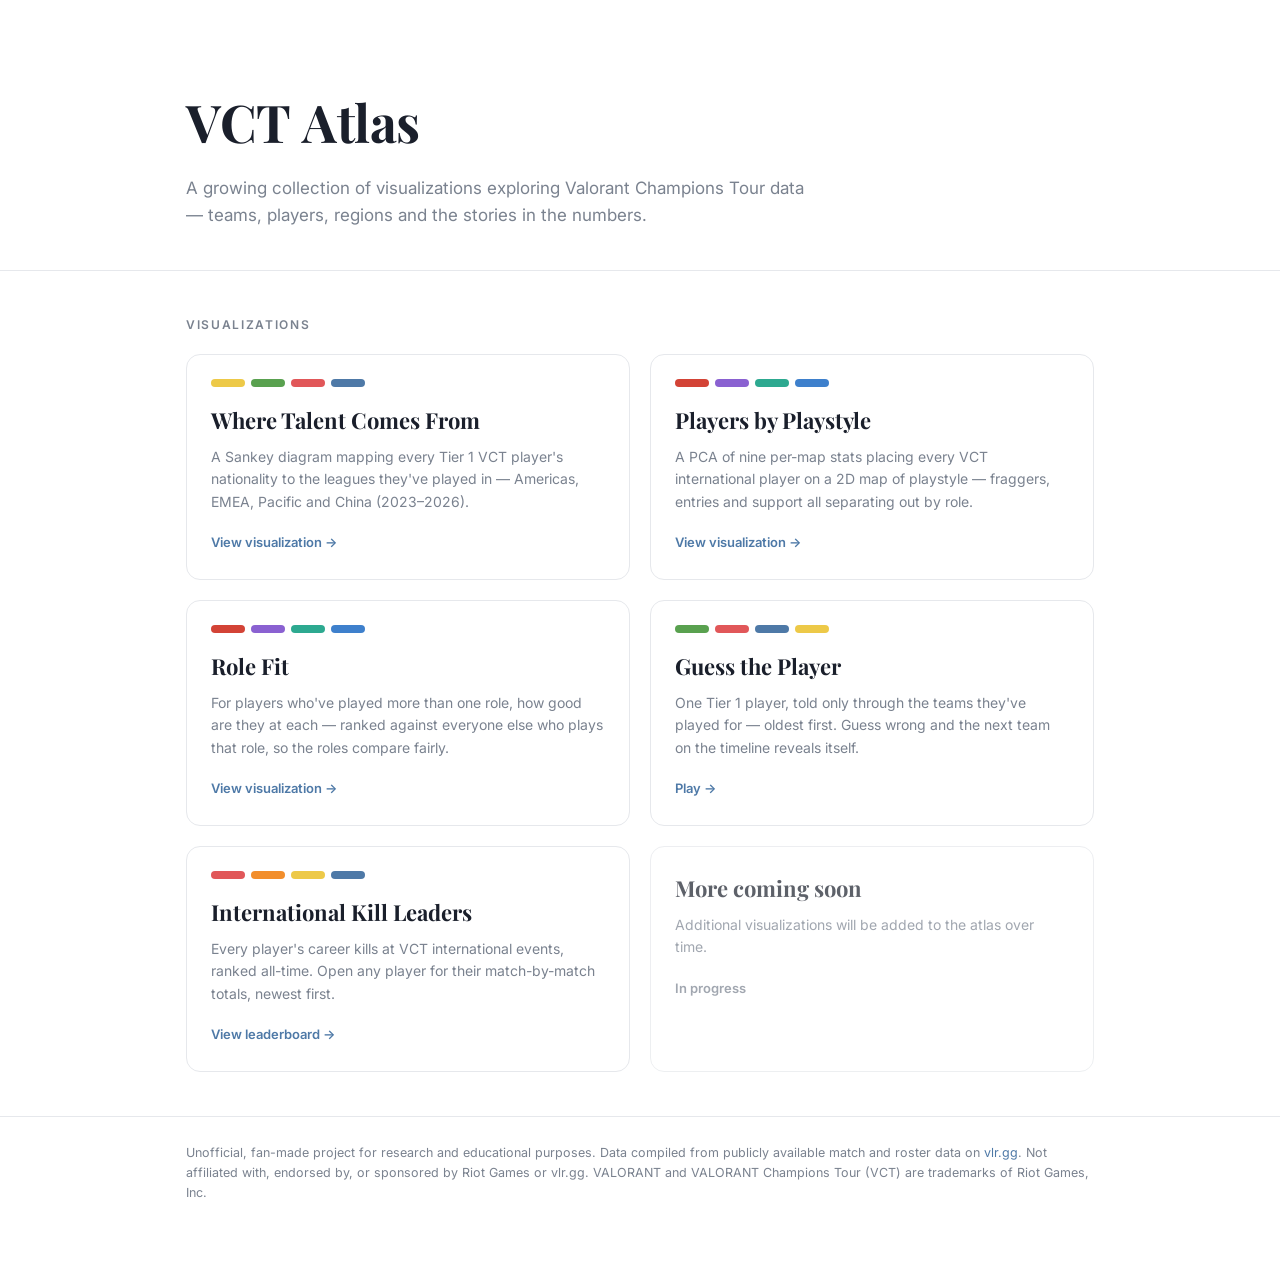
<file: site/index.html>
<!doctype html>
<html lang="en"><head><meta charset="utf-8">
<meta name="viewport" content="width=device-width, initial-scale=1">
<title>VCT Atlas — Valorant Champions Tour, visualized</title>
<meta name="description" content="A growing collection of visualizations of Valorant Champions Tour (VCT) data.">
<link rel="preconnect" href="https://fonts.googleapis.com">
<link rel="preconnect" href="https://fonts.gstatic.com" crossorigin>
<link href="https://fonts.googleapis.com/css2?family=Inter:wght@400;500;600;700&family=Playfair+Display:wght@600;700&display=swap" rel="stylesheet">
<style>
  :root{ --ink:#1a1f2b; --body:#3c4250; --muted:#7a828f; --line:#e6e8ec; --accent:#4e79a7; }
  *{box-sizing:border-box}
  html,body{margin:0;background:#ffffff;color:var(--body);
    font-family:'Inter',system-ui,sans-serif;-webkit-font-smoothing:antialiased;line-height:1.6}
  .wrap{max-width:960px;margin:0 auto;padding:0 26px}
  header{padding:80px 0 40px;border-bottom:1px solid var(--line)}
  h1{font-family:'Playfair Display',Georgia,serif;font-weight:700;font-size:52px;
    letter-spacing:-.5px;color:var(--ink);margin:0 0 12px}
  header p{font-size:17px;color:var(--muted);margin:0;max-width:620px}
  section{padding:44px 0}
  .eyebrow{font-size:12px;font-weight:600;letter-spacing:.14em;text-transform:uppercase;
    color:var(--muted);margin:0 0 20px}
  .grid{display:grid;grid-template-columns:repeat(auto-fill,minmax(300px,1fr));gap:20px}
  .card{display:block;text-decoration:none;color:inherit;border:1px solid var(--line);
    border-radius:14px;padding:24px;transition:box-shadow .15s ease,transform .15s ease,border-color .15s ease}
  .card:hover{box-shadow:0 10px 30px rgba(26,31,43,.08);transform:translateY(-2px);border-color:#d3d8e0}
  .card h2{font-family:'Playfair Display',Georgia,serif;font-weight:700;font-size:22px;
    color:var(--ink);margin:0 0 8px}
  .card p{font-size:14px;color:var(--muted);margin:0 0 16px}
  .card .go{font-size:13px;font-weight:600;color:var(--accent)}
  .swatch{display:flex;gap:6px;margin-bottom:16px}
  .swatch span{width:34px;height:8px;border-radius:4px}
  .card.soon{opacity:.7;cursor:default}
  .card.soon .go{color:var(--muted)}
  footer{border-top:1px solid var(--line);padding:26px 0 60px;font-size:12.5px;color:var(--muted)}
  footer a{color:var(--accent);text-decoration:none}
  footer a:hover{text-decoration:underline}
</style></head>
<body>
<header><div class="wrap">
  <h1>VCT&nbsp;Atlas</h1>
  <p>A growing collection of visualizations exploring Valorant Champions Tour data — teams,
     players, regions and the stories in the numbers.</p>
</div></header>

<section><div class="wrap">
  <p class="eyebrow">Visualizations</p>
  <div class="grid">

    <a class="card" href="talent-flow/">
      <div class="swatch">
        <span style="background:#edc948"></span><span style="background:#59a14f"></span>
        <span style="background:#e15759"></span><span style="background:#4e79a7"></span>
      </div>
      <h2>Where Talent Comes From</h2>
      <p>A Sankey diagram mapping every Tier&nbsp;1 VCT player's nationality to the leagues
         they've played in — Americas, EMEA, Pacific and China (2023–2026).</p>
      <span class="go">View visualization →</span>
    </a>
    <a class="card" href="player-galaxy/">
      <div class="swatch">
        <span style="background:hsl(5,64%,52%)"></span><span style="background:hsl(262,55%,60%)"></span>
        <span style="background:hsl(168,58%,42%)"></span><span style="background:hsl(212,58%,52%)"></span>
      </div>
      <h2>Players by Playstyle</h2>
      <p>A PCA of nine per-map stats placing every VCT international player on a 2D map of
         playstyle — fraggers, entries and support all separating out by role.</p>
      <span class="go">View visualization →</span>
    </a>

    <a class="card" href="role-fit/">
      <div class="swatch">
        <span style="background:hsl(5,64%,52%)"></span><span style="background:hsl(262,55%,60%)"></span>
        <span style="background:hsl(168,58%,42%)"></span><span style="background:hsl(212,58%,52%)"></span>
      </div>
      <h2>Role Fit</h2>
      <p>For players who've played more than one role, how good are they at each — ranked against
         everyone else who plays that role, so the roles compare fairly.</p>
      <span class="go">View visualization →</span>
    </a>

    <a class="card" href="guess-the-player/">
      <div class="swatch">
        <span style="background:#59a14f"></span><span style="background:#e15759"></span>
        <span style="background:#4e79a7"></span><span style="background:#edc948"></span>
      </div>
      <h2>Guess the Player</h2>
      <p>One Tier&nbsp;1 player, told only through the teams they've played for — oldest first.
         Guess wrong and the next team on the timeline reveals itself.</p>
      <span class="go">Play →</span>
    </a>

    <a class="card" href="kill-leaders/">
      <div class="swatch">
        <span style="background:#e15759"></span><span style="background:#f28e2b"></span>
        <span style="background:#edc948"></span><span style="background:#4e79a7"></span>
      </div>
      <h2>International Kill Leaders</h2>
      <p>Every player's career kills at VCT international events, ranked all-time. Open any
         player for their match-by-match totals, newest first.</p>
      <span class="go">View leaderboard →</span>
    </a>

    <div class="card soon">
      <h2>More coming soon</h2>
      <p>Additional visualizations will be added to the atlas over time.</p>
      <span class="go">In progress</span>
    </div>

  </div>
</div></section>

<footer><div class="wrap">
  Unofficial, fan-made project for research and educational purposes. Data compiled from
  publicly available match and roster data on <a href="https://www.vlr.gg" target="_blank" rel="noopener">vlr.gg</a>.
  Not affiliated with, endorsed by, or sponsored by Riot Games or vlr.gg. VALORANT and VALORANT
  Champions Tour (VCT) are trademarks of Riot Games, Inc.
</div></footer>
</body></html>
</file>
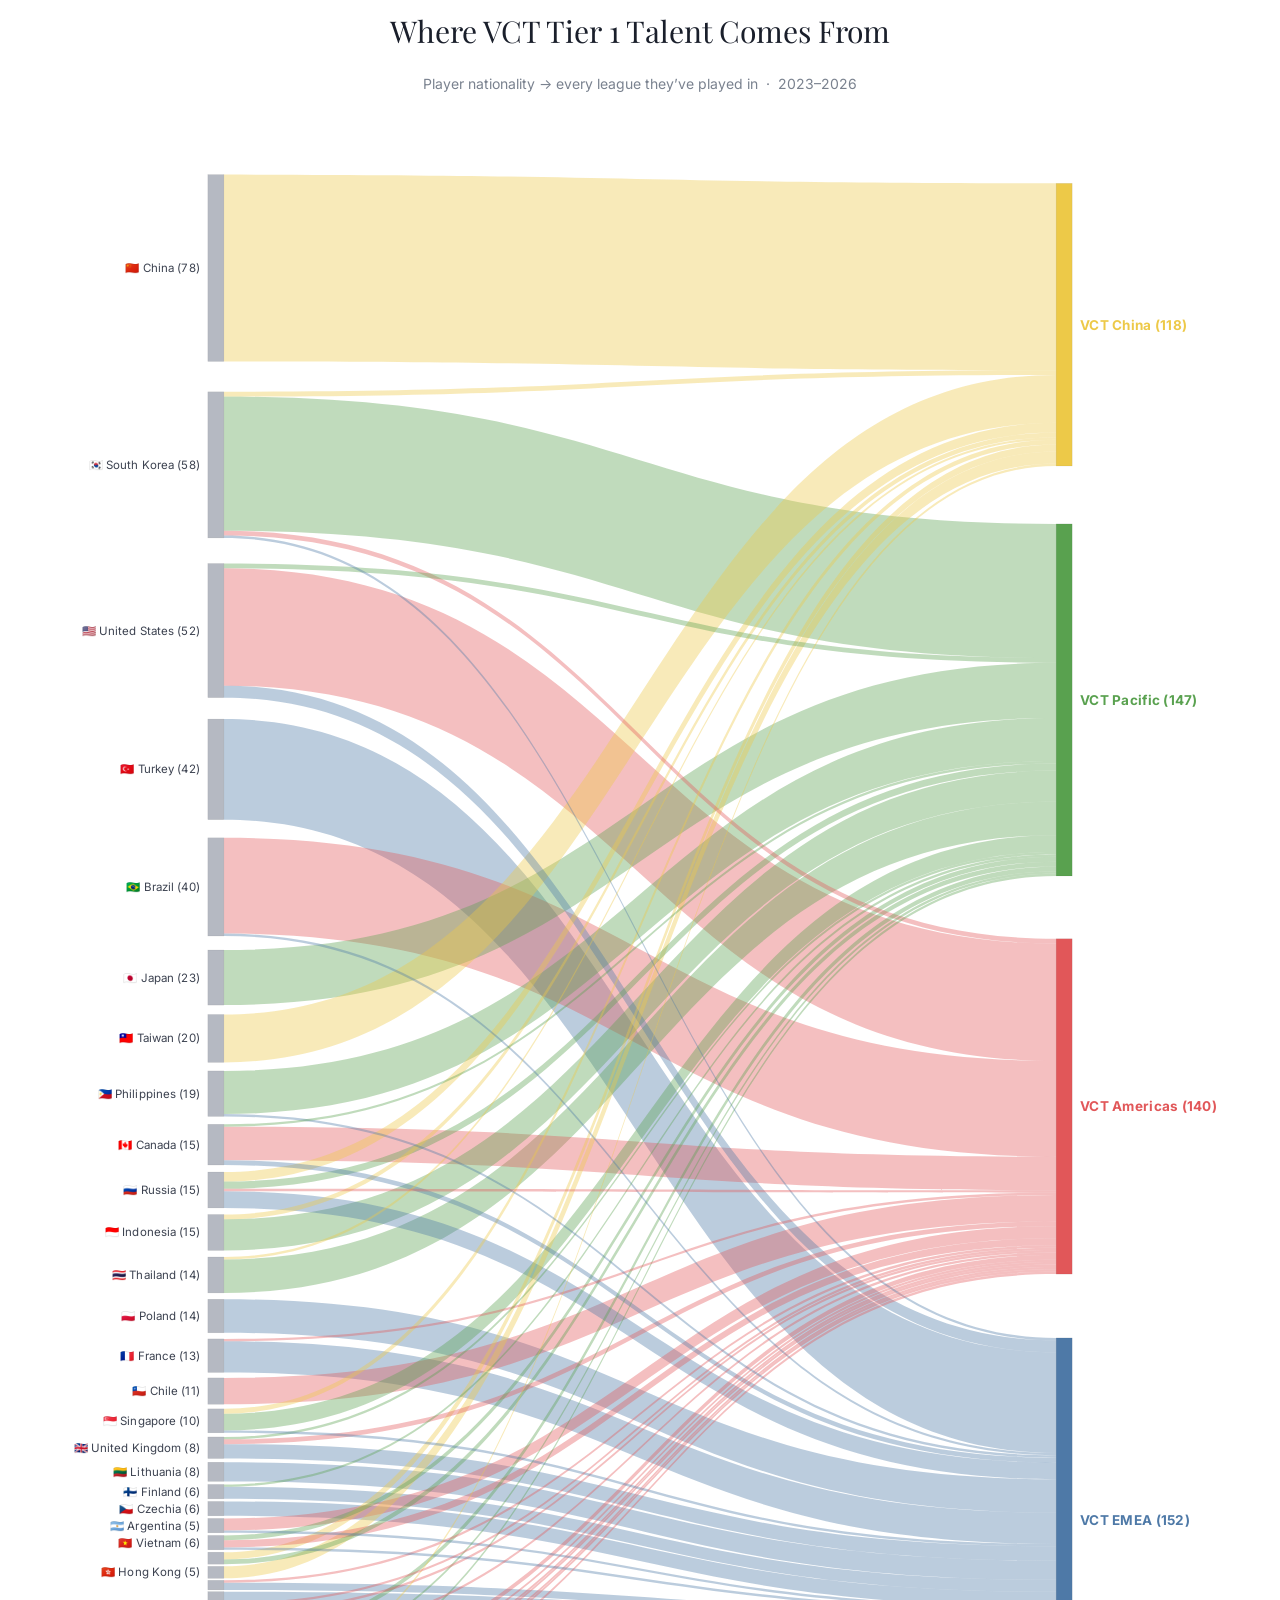
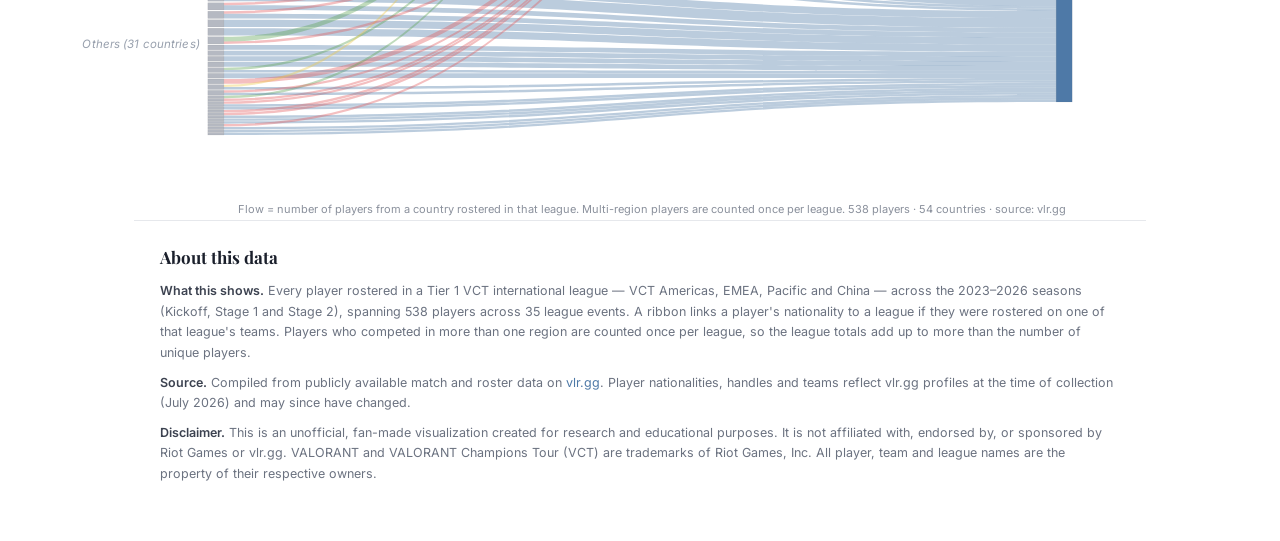
<file: site/talent-flow/index.html>
<!doctype html>
<html lang="en"><head><meta charset="utf-8">
<meta name="viewport" content="width=device-width, initial-scale=1">
<title>VCT Talent Atlas — Country → League</title>
<link rel="preconnect" href="https://fonts.googleapis.com">
<link rel="preconnect" href="https://fonts.gstatic.com" crossorigin>
<link href="https://fonts.googleapis.com/css2?family=Inter:wght@400;500;600;700&family=Playfair+Display:wght@600;700&display=swap" rel="stylesheet">
<script src="https://cdn.plot.ly/plotly-2.35.2.min.js" charset="utf-8"></script>
<style>
  html,body{margin:0;background:#ffffff;color:#3c4250;
    font-family:'Inter',system-ui,sans-serif;-webkit-font-smoothing:antialiased}
  #wrap{position:relative;max-width:1200px;margin:0 auto}
  #chart{width:100%}
  .sankey-label{position:absolute;font-size:11.5px;font-weight:500;letter-spacing:.01em;
    line-height:1.1;white-space:nowrap;transform:translateY(-50%);pointer-events:none}
  .sankey-label.left{text-align:right}
  .sankey-label.right{text-align:left;font-size:13.5px;font-weight:600;letter-spacing:.02em}
  .sankey-label.others{font-style:italic;font-weight:400;color:#98a0ad}
  footer#disclaimer{max-width:960px;margin:0 auto 56px;padding:22px 26px 0;
    border-top:1px solid #e6e8ec;font-size:12.5px;line-height:1.65;color:#6b7280}
  footer#disclaimer h2{font-family:'Playfair Display',Georgia,serif;font-weight:700;
    font-size:17px;color:#1a1f2b;margin:0 0 10px}
  footer#disclaimer p{margin:0 0 9px}
  footer#disclaimer strong{color:#3c4250;font-weight:600}
  footer#disclaimer a{color:#4e79a7;text-decoration:none}
  footer#disclaimer a:hover{text-decoration:underline}
</style></head>
<body><div id="wrap"><div id="chart"></div><div id="labels"></div></div>
<footer id="disclaimer">
  <h2>About this data</h2>
  <p><strong>What this shows.</strong> Every player rostered in a Tier&nbsp;1 VCT international
  league — VCT Americas, EMEA, Pacific and China — across the 2023–2026 seasons (Kickoff,
  Stage&nbsp;1 and Stage&nbsp;2), spanning 538 players across 35 league events.
  A ribbon links a player's nationality to a league if they were rostered on one of that
  league's teams. Players who competed in more than one region are counted once per league,
  so the league totals add up to more than the number of unique players.</p>
  <p><strong>Source.</strong> Compiled from publicly available match and roster data on
  <a href="https://www.vlr.gg" target="_blank" rel="noopener">vlr.gg</a>. Player nationalities,
  handles and teams reflect vlr.gg profiles at the time of collection (July 2026) and may
  since have changed.</p>
  <p><strong>Disclaimer.</strong> This is an unofficial, fan-made visualization created for
  research and educational purposes. It is not affiliated with, endorsed by, or sponsored by
  Riot Games or vlr.gg. VALORANT and VALORANT Champions Tour (VCT) are trademarks of
  Riot&nbsp;Games,&nbsp;Inc. All player, team and league names are the property of their
  respective owners.</p>
</footer>
<script>
  const fig = {"data": [{"type": "sankey", "arrangement": "fixed", "node": {"pad": 6, "thickness": 16, "line": {"color": "rgba(0,0,0,0.12)", "width": 0.5}, "label": ["", "", "", "", "", "", "", "", "", "", "", "", "", "", "", "", "", "", "", "", "", "", "", "", "", "", "", "", "", "", "", "", "", "", "", "", "", "", "", "", "", "", "", "", "", "", "", "", "", "", "", "", "", "", "", "", "", ""], "customdata": ["\ud83c\udde8\ud83c\uddf3 China (78)", "\ud83c\uddf0\ud83c\uddf7 South Korea (58)", "\ud83c\uddfa\ud83c\uddf8 United States (52)", "\ud83c\uddf9\ud83c\uddf7 Turkey (42)", "\ud83c\udde7\ud83c\uddf7 Brazil (40)", "\ud83c\uddef\ud83c\uddf5 Japan (23)", "\ud83c\uddf9\ud83c\uddfc Taiwan (20)", "\ud83c\uddf5\ud83c\udded Philippines (19)", "\ud83c\udde8\ud83c\udde6 Canada (15)", "\ud83c\uddf7\ud83c\uddfa Russia (15)", "\ud83c\uddee\ud83c\udde9 Indonesia (15)", "\ud83c\uddf9\ud83c\udded Thailand (14)", "\ud83c\uddf5\ud83c\uddf1 Poland (14)", "\ud83c\uddeb\ud83c\uddf7 France (13)", "\ud83c\udde8\ud83c\uddf1 Chile (11)", "\ud83c\uddf8\ud83c\uddec Singapore (10)", "\ud83c\uddec\ud83c\udde7 United Kingdom (8)", "\ud83c\uddf1\ud83c\uddf9 Lithuania (8)", "\ud83c\uddeb\ud83c\uddee Finland (6)", "\ud83c\udde8\ud83c\uddff Czechia (6)", "\ud83c\udde6\ud83c\uddf7 Argentina (5)", "\ud83c\uddfb\ud83c\uddf3 Vietnam (6)", "\ud83c\udde6\ud83c\uddfa Australia (4)", "\ud83c\udded\ud83c\uddf0 Hong Kong (5)", "\ud83c\udde9\ud83c\uddea Germany (4)", "\ud83c\uddf8\ud83c\uddea Sweden (4)", "\ud83c\uddf5\ud83c\uddf9 Portugal (3)", "\ud83c\uddf1\ud83c\uddfb Latvia (2)", "\ud83c\uddea\ud83c\uddf8 Spain (3)", "\ud83c\udde7\ud83c\uddea Belgium (3)", "\ud83c\uddee\ud83c\uddf3 IN (3)", "\ud83c\udff3\ufe0f Unknown (2)", "\ud83c\uddfa\ud83c\udde6 Ukraine (2)", "\ud83c\uddea\ud83c\uddea Estonia (2)", "\ud83c\uddea\ud83c\uddec Egypt (2)", "\ud83c\uddf0\ud83c\uddff Kazakhstan (1)", "\ud83c\udde9\ud83c\uddf0 Denmark (2)", "\ud83c\udde8\ud83c\uddf4 Colombia (2)", "\ud83c\udde8\ud83c\udded CH (1)", "\ud83c\uddf3\ud83c\uddf1 Netherlands (1)", "\ud83c\uddf2\ud83c\uddfe Malaysia (1)", "\ud83c\uddf0\ud83c\udded Cambodia (1)", "\ud83c\uddf2\ud83c\udde6 Morocco (1)", "\ud83c\uddf2\ud83c\uddf0 North Macedonia (1)", "\ud83c\uddf7\ud83c\uddf4 Romania (1)", "\ud83c\udde9\ud83c\uddf4 Dominican Rep. (1)", "\ud83c\uddf0\ud83c\uddec Kyrgyzstan (1)", "\ud83c\uddee\ud83c\uddf9 Italy (1)", "\ud83c\uddf7\ud83c\uddf8 Serbia (1)", "\ud83c\uddf2\ud83c\uddfd Mexico (1)", "\ud83c\udde7\ud83c\uddf2 BM (1)", "\ud83c\uddf3\ud83c\uddf4 Norway (1)", "\ud83c\uddf2\ud83c\udde9 Moldova (1)", "\ud83c\udde7\ud83c\uddec BG (1)", "VCT China (118)", "VCT Pacific (147)", "VCT Americas (140)", "VCT EMEA (152)"], "color": ["rgba(120,128,145,0.55)", "rgba(120,128,145,0.55)", "rgba(120,128,145,0.55)", "rgba(120,128,145,0.55)", "rgba(120,128,145,0.55)", "rgba(120,128,145,0.55)", "rgba(120,128,145,0.55)", "rgba(120,128,145,0.55)", "rgba(120,128,145,0.55)", "rgba(120,128,145,0.55)", "rgba(120,128,145,0.55)", "rgba(120,128,145,0.55)", "rgba(120,128,145,0.55)", "rgba(120,128,145,0.55)", "rgba(120,128,145,0.55)", "rgba(120,128,145,0.55)", "rgba(120,128,145,0.55)", "rgba(120,128,145,0.55)", "rgba(120,128,145,0.55)", "rgba(120,128,145,0.55)", "rgba(120,128,145,0.55)", "rgba(120,128,145,0.55)", "rgba(120,128,145,0.55)", "rgba(120,128,145,0.55)", "rgba(120,128,145,0.55)", "rgba(120,128,145,0.55)", "rgba(120,128,145,0.55)", "rgba(120,128,145,0.55)", "rgba(120,128,145,0.55)", "rgba(120,128,145,0.55)", "rgba(120,128,145,0.55)", "rgba(120,128,145,0.55)", "rgba(120,128,145,0.55)", "rgba(120,128,145,0.55)", "rgba(120,128,145,0.55)", "rgba(120,128,145,0.55)", "rgba(120,128,145,0.55)", "rgba(120,128,145,0.55)", "rgba(120,128,145,0.55)", "rgba(120,128,145,0.55)", "rgba(120,128,145,0.55)", "rgba(120,128,145,0.55)", "rgba(120,128,145,0.55)", "rgba(120,128,145,0.55)", "rgba(120,128,145,0.55)", "rgba(120,128,145,0.55)", "rgba(120,128,145,0.55)", "rgba(120,128,145,0.55)", "rgba(120,128,145,0.55)", "rgba(120,128,145,0.55)", "rgba(120,128,145,0.55)", "rgba(120,128,145,0.55)", "rgba(120,128,145,0.55)", "rgba(120,128,145,0.55)", "#edc948", "#59a14f", "#e15759", "#4e79a7"], "x": [0.001, 0.001, 0.001, 0.001, 0.001, 0.001, 0.001, 0.001, 0.001, 0.001, 0.001, 0.001, 0.001, 0.001, 0.001, 0.001, 0.001, 0.001, 0.001, 0.001, 0.001, 0.001, 0.001, 0.001, 0.001, 0.001, 0.001, 0.001, 0.001, 0.001, 0.001, 0.001, 0.001, 0.001, 0.001, 0.001, 0.001, 0.001, 0.001, 0.001, 0.001, 0.001, 0.001, 0.001, 0.001, 0.001, 0.001, 0.001, 0.001, 0.001, 0.001, 0.001, 0.001, 0.001, 0.999, 0.999, 0.999, 0.999], "y": [0.09686714542190306, 0.2160278276481149, 0.3163285457809695, 0.4003411131059246, 0.4714946140035906, 0.5263599640933573, 0.5632226211849193, 0.5966561938958707, 0.6275179533213645, 0.6549506283662477, 0.6806687612208259, 0.7063868940754039, 0.7312477558348294, 0.7552513464991023, 0.7766831238779174, 0.794685816876122, 0.8109739676840215, 0.8255475763016158, 0.8375493716337522, 0.8478366247755835, 0.8581238779174147, 0.8684111310592459, 0.8778411131059246, 0.8864138240574506, 0.8941292639138241, 0.9009874326750449, 0.9069883303411131, 0.9121319569120288, 0.9172755834829442, 0.92241921005386, 0.9275628366247756, 0.9318491921005386, 0.935278276481149, 0.9387073608617594, 0.9421364452423697, 0.9455655296229802, 0.9489946140035906, 0.952423698384201, 0.9558527827648116, 0.9592818671454219, 0.9618536804308797, 0.9635682226211849, 0.9652827648114901, 0.9669973070017953, 0.9687118491921005, 0.9704263913824057, 0.9721409335727109, 0.9738554757630161, 0.9755700179533213, 0.9772845601436265, 0.9789991023339318, 0.980713644524237, 0.9824281867145422, 0.9841427289048474, 0.13115798922800717, 0.3583348294434471, 0.6043716337522442, 0.8546947935368042], "hovertemplate": "%{customdata}<extra></extra>"}, "link": {"source": [0, 1, 2, 3, 4, 5, 6, 7, 11, 8, 12, 10, 13, 14, 17, 9, 15, 16, 19, 2, 18, 20, 23, 9, 25, 9, 22, 28, 29, 21, 24, 1, 31, 22, 10, 16, 32, 33, 21, 1, 15, 2, 34, 26, 27, 36, 8, 30, 37, 40, 41, 42, 4, 20, 24, 1, 35, 35, 13, 43, 44, 27, 11, 18, 16, 45, 46, 47, 21, 7, 38, 38, 48, 39, 39, 49, 15, 8, 26, 30, 50, 51, 52, 9, 53], "target": [54, 55, 56, 57, 56, 55, 54, 55, 55, 56, 57, 55, 57, 56, 57, 57, 55, 57, 57, 57, 57, 56, 54, 54, 57, 55, 54, 57, 57, 56, 57, 54, 57, 55, 54, 56, 57, 57, 55, 56, 54, 55, 57, 57, 57, 57, 57, 55, 56, 55, 56, 56, 57, 57, 56, 57, 57, 55, 56, 57, 57, 56, 54, 55, 55, 56, 56, 57, 57, 57, 54, 57, 57, 56, 57, 57, 57, 55, 56, 56, 56, 57, 57, 56, 57], "value": [78, 56, 49, 42, 40, 23, 20, 18, 14, 14, 14, 13, 13, 11, 8, 7, 7, 6, 6, 5, 5, 5, 5, 4, 4, 3, 3, 3, 3, 3, 3, 2, 2, 2, 2, 2, 2, 2, 2, 2, 2, 2, 2, 2, 2, 2, 2, 2, 2, 1, 1, 1, 1, 1, 1, 1, 1, 1, 1, 1, 1, 1, 1, 1, 1, 1, 1, 1, 1, 1, 1, 1, 1, 1, 1, 1, 1, 1, 1, 1, 1, 1, 1, 1, 1], "color": ["rgba(237,201,72,0.38)", "rgba(89,161,79,0.38)", "rgba(225,87,89,0.38)", "rgba(78,121,167,0.38)", "rgba(225,87,89,0.38)", "rgba(89,161,79,0.38)", "rgba(237,201,72,0.38)", "rgba(89,161,79,0.38)", "rgba(89,161,79,0.38)", "rgba(225,87,89,0.38)", "rgba(78,121,167,0.38)", "rgba(89,161,79,0.38)", "rgba(78,121,167,0.38)", "rgba(225,87,89,0.38)", "rgba(78,121,167,0.38)", "rgba(78,121,167,0.38)", "rgba(89,161,79,0.38)", "rgba(78,121,167,0.38)", "rgba(78,121,167,0.38)", "rgba(78,121,167,0.38)", "rgba(78,121,167,0.38)", "rgba(225,87,89,0.38)", "rgba(237,201,72,0.38)", "rgba(237,201,72,0.38)", "rgba(78,121,167,0.38)", "rgba(89,161,79,0.38)", "rgba(237,201,72,0.38)", "rgba(78,121,167,0.38)", "rgba(78,121,167,0.38)", "rgba(225,87,89,0.38)", "rgba(78,121,167,0.38)", "rgba(237,201,72,0.38)", "rgba(78,121,167,0.38)", "rgba(89,161,79,0.38)", "rgba(237,201,72,0.38)", "rgba(225,87,89,0.38)", "rgba(78,121,167,0.38)", "rgba(78,121,167,0.38)", "rgba(89,161,79,0.38)", "rgba(225,87,89,0.38)", "rgba(237,201,72,0.38)", "rgba(89,161,79,0.38)", "rgba(78,121,167,0.38)", "rgba(78,121,167,0.38)", "rgba(78,121,167,0.38)", "rgba(78,121,167,0.38)", "rgba(78,121,167,0.38)", "rgba(89,161,79,0.38)", "rgba(225,87,89,0.38)", "rgba(89,161,79,0.38)", "rgba(225,87,89,0.38)", "rgba(225,87,89,0.38)", "rgba(78,121,167,0.38)", "rgba(78,121,167,0.38)", "rgba(225,87,89,0.38)", "rgba(78,121,167,0.38)", "rgba(78,121,167,0.38)", "rgba(89,161,79,0.38)", "rgba(225,87,89,0.38)", "rgba(78,121,167,0.38)", "rgba(78,121,167,0.38)", "rgba(225,87,89,0.38)", "rgba(237,201,72,0.38)", "rgba(89,161,79,0.38)", "rgba(89,161,79,0.38)", "rgba(225,87,89,0.38)", "rgba(225,87,89,0.38)", "rgba(78,121,167,0.38)", "rgba(78,121,167,0.38)", "rgba(78,121,167,0.38)", "rgba(237,201,72,0.38)", "rgba(78,121,167,0.38)", "rgba(78,121,167,0.38)", "rgba(225,87,89,0.38)", "rgba(78,121,167,0.38)", "rgba(78,121,167,0.38)", "rgba(78,121,167,0.38)", "rgba(89,161,79,0.38)", "rgba(225,87,89,0.38)", "rgba(225,87,89,0.38)", "rgba(225,87,89,0.38)", "rgba(78,121,167,0.38)", "rgba(78,121,167,0.38)", "rgba(225,87,89,0.38)", "rgba(78,121,167,0.38)"], "customdata": ["<b>\ud83c\udde8\ud83c\uddf3 China \u2192 VCT China</b> \u00b7 78 players<br><span style='color:#5a606c'>5CM, AAAAY, AAK, Abo<br>AC, Akeman, aluba, Au1<br>B1ack, B3ar, Babyblue, Bai<br>Ben1Ley, Biank, bud, bunt<br>cb, CHICHOO, Coco, coldfish<br>Dingwei, Dynamite, Eren, Erv<br>Ezeir, FengF, Flex1n, GuanG<br>Haodong, iamgrq, ICEKING, Jieni7<br>jkuro, jowa, K1ra, Kai<br>kawaii, kklin, Knight, Levius<br>Life, LockM, Lsn, lucas<br>LuoK1ng, Lysoar, MarT1n, Midi<br>monk, Ninebody, nizhaoTZH, nobody<br>o0o0o, OBONE, PangH, player<br>QiuYe, rushia, Scales, Septem7<br>Shion7, Shr1mp, slowly, Smoggy<br>Spitfires, sword9, Viva, waituu<br>whzy, XiYiJi, Xlele, YiHao<br>yilai, yosemite, Z1yan, zhe<br>zjc, ZmjjKK</span>", "<b>\ud83c\uddf0\ud83c\uddf7 South Korea \u2192 VCT Pacific</b> \u00b7 56 players<br><span style='color:#5a606c'>Akame, Ash, ban, Bazzi<br>BeYN, Bunny, BuZz, C1ndeR<br>carpe, Dambi, DH, eKo<br>Estrella, Flashback, Foxy9, Francis<br>free1ng, GodDead, Governor, Hermes<br>HYUNMIN, iNTRO, Ivy, iZu<br>Jinboong, k1Ng, Karon, KiTae<br>Klaus, Lakia, MaKo, margaret<br>Medusa, Meteor, Munchkin, oonzmlp<br>Persia, Rb, Sayaplayer, Seoldam<br>stax, Suggest, Sylvan, t3xture<br>TenTen, TS, UdoTan, xeta<br>Xross, XuNa, yoman, yong<br>YuRiHaNa, Zest, Zexy, ZynX</span>", "<b>\ud83c\uddfa\ud83c\uddf8 United States \u2192 VCT Americas</b> \u00b7 49 players<br><span style='color:#5a606c'>Add3r, Asuna, BABYBAY, bang<br>BcJ, bdog, Boostio, brawk<br>C0M, crashies, Cryocells, Demon1<br>Derrek, Eggsterr, Ethan, icy<br>Inspire, Jackk, jakee, leaf<br>mitch, N4RRATE, NaturE, nerve<br>neT, OXY, P0PPIN, Pa1nt<br>Paincakes, PxS, Reduxx, Rossy<br>runi, s0m, ShahZaM, skuba<br>stellar, supamen, trent, v1c<br>valyn, vanity, Verno, Victor<br>Xeppaa, yay, zekken, Zellsis<br>zerona</span>", "<b>\ud83c\uddf9\ud83c\uddf7 Turkey \u2192 VCT EMEA</b> \u00b7 42 players<br><span style='color:#5a606c'>Alfajer, AsLanM4shadoW, AtaKaptan, audaz<br>baha, batujnax, Brave, cNed<br>ComeBack, Crewen, d3mur, echo<br>Elite, Favian, hiro, Izzy<br>KROSTALY, Lar0k, LewN, Loita<br>lovers rock, MOJJ, MrFaliN, Muj<br>nekky, pAura, Proxh, qRaxs<br>QutionerX, qw1, reazy, RieNs<br>Ros\u00e9, Ruxic, s0pp, sociablEE<br>SouhcNi, sturNN, Turko, Wo0t<br>xeus, yetujey</span>", "<b>\ud83c\udde7\ud83c\uddf7 Brazil \u2192 VCT Americas</b> \u00b7 40 players<br><span style='color:#5a606c'>artzin, Askia, aspas, axeddy<br>blowz, cauanzin, cortezia, dgzin<br>frz, gobera, havoc, heat<br>jzz, Khalil, kon4n, Less<br>liazzi, lukxo, lz, mazin<br>murizzz, mwzera, Palla, pANcada<br>pryze, qck, raafa, RgLMeister<br>rich, Sacy, Sato, silentzz<br>spike, tuyz, TxoziN, Urango<br>v1nny, xand, xenom, Zap</span>", "<b>\ud83c\uddef\ud83c\uddf5 Japan \u2192 VCT Pacific</b> \u00b7 23 players<br><span style='color:#5a606c'>Absol, Anthem, Art, Caedye<br>Clutch_Fi, CLZ, crow, Dep<br>gyen, hiroronn, Laz, Meiy<br>neth, Reita, SSeeS, SugarZ3ro<br>SyouTa, takej, TENNN, Xdll<br>xnfri, yatsuka, yuran</span>", "<b>\ud83c\uddf9\ud83c\uddfc Taiwan \u2192 VCT China</b> \u00b7 20 players<br><span style='color:#5a606c'>BerLIN, Cangshu, glacier, GREEN<br>HanChe, happywei, MrCANI, Nicc<br>qiutiaN, S1Mon, Setrod, SpiritZ1<br>Spring, TvirusLuke, WsLeo, XII<br>YHchen, Youze, Yoyo, Yuicaw</span>", "<b>\ud83c\uddf5\ud83c\udded Philippines \u2192 VCT Pacific</b> \u00b7 18 players<br><span style='color:#5a606c'>2GE, BORKUM, DubsteP, EJAY<br>Emman, invy, JessieVash, Jremy<br>kellyS, NDG, Papi, PatMen<br>RazzieBinx, Rimuru, Wild0reoo, xavi8k<br>yokam, Zeus</span>", "<b>\ud83c\uddf9\ud83c\udded Thailand \u2192 VCT Pacific</b> \u00b7 14 players<br><span style='color:#5a606c'>cgrs, Crws, foxz, garnetS<br>JitBoyS, Killua, Leviathan, Patiphan<br>primmie, sScary, SuperBusS, Surf<br>Sushiboys, thyy</span>", "<b>\ud83c\udde8\ud83c\udde6 Canada \u2192 VCT Americas</b> \u00b7 14 players<br><span style='color:#5a606c'>Apoth, eeiu, FiNESSE, JonahP<br>koalanoob, Kyu, mada, Marved<br>moose, penny, TenZ, Timotino<br>vora, zander</span>", "<b>\ud83c\uddf5\ud83c\uddf1 Poland \u2192 VCT EMEA</b> \u00b7 14 players<br><span style='color:#5a606c'>baddyG, Filu, grubinho, kaajak<br>kamo, kamyk, MOLSI, NINJA<br>paTiTek, PROFEK, starxo, UNFAKE<br>westside, zeek</span>", "<b>\ud83c\uddee\ud83c\udde9 Indonesia \u2192 VCT Pacific</b> \u00b7 13 players<br><span style='color:#5a606c'>BerserX, blaZek1ng, f0rsakeN, Famouz<br>fl1pzjder, Kushy, Lmemore, mindfreak<br>Monyet, NcSlasher, Shiro, xccurate<br>xffero</span>", "<b>\ud83c\uddeb\ud83c\uddf7 France \u2192 VCT EMEA</b> \u00b7 13 players<br><span style='color:#5a606c'>beyAz, CyvOph, Enzo, Kada<br>keloqz, logaN, nataNk, Newzera<br>sh1n, TakaS, Veqaj, Wailers<br>xms</span>", "<b>\ud83c\udde8\ud83c\uddf1 Chile \u2192 VCT Americas</b> \u00b7 11 players<br><span style='color:#5a606c'>adverso, benG, erde, keznit<br>kiNgg, Mazino, Melser, mta<br>NagZ, Shyy, Tacolilla</span>", "<b>\ud83c\uddf1\ud83c\uddf9 Lithuania \u2192 VCT EMEA</b> \u00b7 8 players<br><span style='color:#5a606c'>Boo, ceNder, Destrian, hype<br>koshmaras, MiniBoo, nukkye, vakk</span>", "<b>\ud83c\uddf7\ud83c\uddfa Russia \u2192 VCT EMEA</b> \u00b7 7 players<br><span style='color:#5a606c'>Chronicle, Cloud, nAts, purp0<br>Redgar, sheydos, trexx</span>", "<b>\ud83c\uddf8\ud83c\uddec Singapore \u2192 VCT Pacific</b> \u00b7 7 players<br><span style='color:#5a606c'>Benkai, Deryeon, Egoist, Jinggg<br>lenne, Retla, ZesBeeW</span>", "<b>\ud83c\uddec\ud83c\udde7 United Kingdom \u2192 VCT EMEA</b> \u00b7 6 players<br><span style='color:#5a606c'>benjyfishy, Boaster, keiko, Mistic<br>soulcas, weber</span>", "<b>\ud83c\udde8\ud83c\uddff Czechia \u2192 VCT EMEA</b> \u00b7 6 players<br><span style='color:#5a606c'>alexiiik, MAGNUM, marteen, Minny<br>MONSTEERR, Twisten</span>", "<b>\ud83c\uddfa\ud83c\uddf8 United States \u2192 VCT EMEA</b> \u00b7 5 players<br><span style='color:#5a606c'>chloric, crashies, flyuh, N4RRATE<br>oderus</span>", "<b>\ud83c\uddeb\ud83c\uddee Finland \u2192 VCT EMEA</b> \u00b7 5 players<br><span style='color:#5a606c'>BONECOLD, Derke, Famsii, hoody<br>Jamppi</span>", "<b>\ud83c\udde6\ud83c\uddf7 Argentina \u2192 VCT Americas</b> \u00b7 5 players<br><span style='color:#5a606c'>Dantedeu5, Klaus, Neon, nzr<br>saadhak</span>", "<b>\ud83c\udded\ud83c\uddf0 Hong Kong \u2192 VCT China</b> \u00b7 5 players<br><span style='color:#5a606c'>coconut, heybay, NoMan, SiuFatBB<br>YOU</span>", "<b>\ud83c\uddf7\ud83c\uddfa Russia \u2192 VCT China</b> \u00b7 4 players<br><span style='color:#5a606c'>f4ngeer, Rarga, swagzor, vo0kashu</span>", "<b>\ud83c\uddf8\ud83c\uddea Sweden \u2192 VCT EMEA</b> \u00b7 4 players<br><span style='color:#5a606c'>Leo, Sayf, ShadoW, Zyppan</span>", "<b>\ud83c\uddf7\ud83c\uddfa Russia \u2192 VCT Pacific</b> \u00b7 3 players<br><span style='color:#5a606c'>Jemkin, Kr1stal, something</span>", "<b>\ud83c\udde6\ud83c\uddfa Australia \u2192 VCT China</b> \u00b7 3 players<br><span style='color:#5a606c'>Autumn, pl1xx, SWERL</span>", "<b>\ud83c\uddea\ud83c\uddf8 Spain \u2192 VCT EMEA</b> \u00b7 3 players<br><span style='color:#5a606c'>Fit1nho, koldamenta, Mixwell</span>", "<b>\ud83c\udde7\ud83c\uddea Belgium \u2192 VCT EMEA</b> \u00b7 3 players<br><span style='color:#5a606c'>Flickless, Nivera, ScreaM</span>", "<b>\ud83c\uddfb\ud83c\uddf3 Vietnam \u2192 VCT Americas</b> \u00b7 3 players<br><span style='color:#5a606c'>bao, infiltrator, Okeanos</span>", "<b>\ud83c\udde9\ud83c\uddea Germany \u2192 VCT EMEA</b> \u00b7 3 players<br><span style='color:#5a606c'>al0rante, Click, Harmii</span>", "<b>\ud83c\uddf0\ud83c\uddf7 South Korea \u2192 VCT China</b> \u00b7 2 players<br><span style='color:#5a606c'>Rb, stew</span>", "<b>\ud83c\udff3\ufe0f Unknown \u2192 VCT EMEA</b> \u00b7 2 players<br><span style='color:#5a606c'>Shao, SUYGETSU</span>", "<b>\ud83c\udde6\ud83c\uddfa Australia \u2192 VCT Pacific</b> \u00b7 2 players<br><span style='color:#5a606c'>Autumn, WRONSKI</span>", "<b>\ud83c\uddee\ud83c\udde9 Indonesia \u2192 VCT China</b> \u00b7 2 players<br><span style='color:#5a606c'>deLb, splash</span>", "<b>\ud83c\uddec\ud83c\udde7 United Kingdom \u2192 VCT Americas</b> \u00b7 2 players<br><span style='color:#5a606c'>dephh, keiko</span>", "<b>\ud83c\uddfa\ud83c\udde6 Ukraine \u2192 VCT EMEA</b> \u00b7 2 players<br><span style='color:#5a606c'>ANGE1, Kolosha</span>", "<b>\ud83c\uddea\ud83c\uddea Estonia \u2192 VCT EMEA</b> \u00b7 2 players<br><span style='color:#5a606c'>Kicks, pyrolll</span>", "<b>\ud83c\uddfb\ud83c\uddf3 Vietnam \u2192 VCT Pacific</b> \u00b7 2 players<br><span style='color:#5a606c'>crazyguy, n1zzy</span>", "<b>\ud83c\uddf0\ud83c\uddf7 South Korea \u2192 VCT Americas</b> \u00b7 2 players<br><span style='color:#5a606c'>Governor, Kess</span>", "<b>\ud83c\uddf8\ud83c\uddec Singapore \u2192 VCT China</b> \u00b7 2 players<br><span style='color:#5a606c'>Juicy, nephh</span>", "<b>\ud83c\uddfa\ud83c\uddf8 United States \u2192 VCT Pacific</b> \u00b7 2 players<br><span style='color:#5a606c'>Rossy, yay</span>", "<b>\ud83c\uddea\ud83c\uddec Egypt \u2192 VCT EMEA</b> \u00b7 2 players<br><span style='color:#5a606c'>Avez, ZE1SH</span>", "<b>\ud83c\uddf5\ud83c\uddf9 Portugal \u2192 VCT EMEA</b> \u00b7 2 players<br><span style='color:#5a606c'>OLIZERA, tomaszy</span>", "<b>\ud83c\uddf1\ud83c\uddfb Latvia \u2192 VCT EMEA</b> \u00b7 2 players<br><span style='color:#5a606c'>ardiis, Serial</span>", "<b>\ud83c\udde9\ud83c\uddf0 Denmark \u2192 VCT EMEA</b> \u00b7 2 players<br><span style='color:#5a606c'>AvovA, Desmo</span>", "<b>\ud83c\udde8\ud83c\udde6 Canada \u2192 VCT EMEA</b> \u00b7 2 players<br><span style='color:#5a606c'>koalanoob, penny</span>", "<b>\ud83c\uddee\ud83c\uddf3 IN \u2192 VCT Pacific</b> \u00b7 2 players<br><span style='color:#5a606c'>Lightningfast, SkRossi</span>", "<b>\ud83c\udde8\ud83c\uddf4 Colombia \u2192 VCT Americas</b> \u00b7 2 players<br><span style='color:#5a606c'>Darker, DaveeyS</span>", "<b>\ud83c\uddf2\ud83c\uddfe Malaysia \u2192 VCT Pacific</b> \u00b7 1 player<br><span style='color:#5a606c'>d4v41</span>", "<b>\ud83c\uddf0\ud83c\udded Cambodia \u2192 VCT Americas</b> \u00b7 1 player<br><span style='color:#5a606c'>jawgemo</span>", "<b>\ud83c\uddf2\ud83c\udde6 Morocco \u2192 VCT Americas</b> \u00b7 1 player<br><span style='color:#5a606c'>johnqt</span>", "<b>\ud83c\udde7\ud83c\uddf7 Brazil \u2192 VCT EMEA</b> \u00b7 1 player<br><span style='color:#5a606c'>Less</span>", "<b>\ud83c\udde6\ud83c\uddf7 Argentina \u2192 VCT EMEA</b> \u00b7 1 player<br><span style='color:#5a606c'>saadhak</span>", "<b>\ud83c\udde9\ud83c\uddea Germany \u2192 VCT Americas</b> \u00b7 1 player<br><span style='color:#5a606c'>tex</span>", "<b>\ud83c\uddf0\ud83c\uddf7 South Korea \u2192 VCT EMEA</b> \u00b7 1 player<br><span style='color:#5a606c'>Governor</span>", "<b>\ud83c\uddf0\ud83c\uddff Kazakhstan \u2192 VCT EMEA</b> \u00b7 1 player<br><span style='color:#5a606c'>dos9</span>", "<b>\ud83c\uddf0\ud83c\uddff Kazakhstan \u2192 VCT Pacific</b> \u00b7 1 player<br><span style='color:#5a606c'>dos9</span>", "<b>\ud83c\uddeb\ud83c\uddf7 France \u2192 VCT Americas</b> \u00b7 1 player<br><span style='color:#5a606c'>nataNk</span>", "<b>\ud83c\uddf2\ud83c\uddf0 North Macedonia \u2192 VCT EMEA</b> \u00b7 1 player<br><span style='color:#5a606c'>runneR</span>", "<b>\ud83c\uddf7\ud83c\uddf4 Romania \u2192 VCT EMEA</b> \u00b7 1 player<br><span style='color:#5a606c'>ara</span>", "<b>\ud83c\uddf1\ud83c\uddfb Latvia \u2192 VCT Americas</b> \u00b7 1 player<br><span style='color:#5a606c'>ardiis</span>", "<b>\ud83c\uddf9\ud83c\udded Thailand \u2192 VCT China</b> \u00b7 1 player<br><span style='color:#5a606c'>sScary</span>", "<b>\ud83c\uddeb\ud83c\uddee Finland \u2192 VCT Pacific</b> \u00b7 1 player<br><span style='color:#5a606c'>Polvi</span>", "<b>\ud83c\uddec\ud83c\udde7 United Kingdom \u2192 VCT Pacific</b> \u00b7 1 player<br><span style='color:#5a606c'>Russ</span>", "<b>\ud83c\udde9\ud83c\uddf4 Dominican Rep. \u2192 VCT Americas</b> \u00b7 1 player<br><span style='color:#5a606c'>Virtyy</span>", "<b>\ud83c\uddf0\ud83c\uddec Kyrgyzstan \u2192 VCT Americas</b> \u00b7 1 player<br><span style='color:#5a606c'>alym</span>", "<b>\ud83c\uddee\ud83c\uddf9 Italy \u2192 VCT EMEA</b> \u00b7 1 player<br><span style='color:#5a606c'>bipo</span>", "<b>\ud83c\uddfb\ud83c\uddf3 Vietnam \u2192 VCT EMEA</b> \u00b7 1 player<br><span style='color:#5a606c'>florescent</span>", "<b>\ud83c\uddf5\ud83c\udded Philippines \u2192 VCT EMEA</b> \u00b7 1 player<br><span style='color:#5a606c'>GLYPH</span>", "<b>\ud83c\udde8\ud83c\udded CH \u2192 VCT China</b> \u00b7 1 player<br><span style='color:#5a606c'>KovaQ</span>", "<b>\ud83c\udde8\ud83c\udded CH \u2192 VCT EMEA</b> \u00b7 1 player<br><span style='color:#5a606c'>KovaQ</span>", "<b>\ud83c\uddf7\ud83c\uddf8 Serbia \u2192 VCT EMEA</b> \u00b7 1 player<br><span style='color:#5a606c'>qpert</span>", "<b>\ud83c\uddf3\ud83c\uddf1 Netherlands \u2192 VCT Americas</b> \u00b7 1 player<br><span style='color:#5a606c'>RobbieBk</span>", "<b>\ud83c\uddf3\ud83c\uddf1 Netherlands \u2192 VCT EMEA</b> \u00b7 1 player<br><span style='color:#5a606c'>RobbieBk</span>", "<b>\ud83c\uddf2\ud83c\uddfd Mexico \u2192 VCT EMEA</b> \u00b7 1 player<br><span style='color:#5a606c'>seven</span>", "<b>\ud83c\uddf8\ud83c\uddec Singapore \u2192 VCT EMEA</b> \u00b7 1 player<br><span style='color:#5a606c'>wayne</span>", "<b>\ud83c\udde8\ud83c\udde6 Canada \u2192 VCT Pacific</b> \u00b7 1 player<br><span style='color:#5a606c'>AYRIN</span>", "<b>\ud83c\uddf5\ud83c\uddf9 Portugal \u2192 VCT Americas</b> \u00b7 1 player<br><span style='color:#5a606c'>Bati</span>", "<b>\ud83c\uddee\ud83c\uddf3 IN \u2192 VCT Americas</b> \u00b7 1 player<br><span style='color:#5a606c'>Jerrwin</span>", "<b>\ud83c\udde7\ud83c\uddf2 BM \u2192 VCT Americas</b> \u00b7 1 player<br><span style='color:#5a606c'>Notexxd</span>", "<b>\ud83c\uddf3\ud83c\uddf4 Norway \u2192 VCT EMEA</b> \u00b7 1 player<br><span style='color:#5a606c'>rhyme</span>", "<b>\ud83c\uddf2\ud83c\udde9 Moldova \u2192 VCT EMEA</b> \u00b7 1 player<br><span style='color:#5a606c'>Sayonara</span>", "<b>\ud83c\uddf7\ud83c\uddfa Russia \u2192 VCT Americas</b> \u00b7 1 player<br><span style='color:#5a606c'>wippie</span>", "<b>\ud83c\udde7\ud83c\uddec BG \u2192 VCT EMEA</b> \u00b7 1 player<br><span style='color:#5a606c'>Wolfen</span>"], "hovertemplate": "%{customdata}<extra></extra>", "hoverlabel": {"bgcolor": "#ffffff", "bordercolor": "#d0d4dc", "font": {"color": "#1f2430", "size": 12}}}}], "layout": {"title": {"text": "Where VCT Tier&nbsp;1 Talent Comes From", "font": {"family": "'Playfair Display', Georgia, serif", "size": 30, "color": "#1a1f2b"}, "x": 0.5, "xanchor": "center", "y": 1, "yanchor": "top", "pad": {"t": 22}}, "font": {"family": "'Inter', system-ui, sans-serif", "size": 13, "color": "#3c4250"}, "paper_bgcolor": "#ffffff", "plot_bgcolor": "#ffffff", "height": 1820, "margin": {"l": 175, "r": 175, "t": 108, "b": 60}, "annotations": [{"showarrow": false, "x": 0.5, "y": 1, "xref": "paper", "yref": "paper", "xanchor": "center", "yanchor": "bottom", "yshift": 14, "font": {"family": "'Inter', system-ui, sans-serif", "size": 14, "color": "#7a828f"}, "text": "Player nationality \u2192 every league they\u2019ve played in&nbsp;&nbsp;\u00b7&nbsp;&nbsp;2023\u20132026"}, {"showarrow": false, "x": 0, "y": -0.035, "xref": "paper", "yref": "paper", "xanchor": "left", "font": {"size": 11, "color": "#8a909c"}, "text": "Flow = number of players from a country rostered in that league. Multi-region players are counted once per league. 538 players \u00b7 54 countries \u00b7 source: vlr.gg"}]}};
  const nodeMeta = [{"side": "left", "show": true, "text": "\ud83c\udde8\ud83c\uddf3 China (78)", "color": "#3c4250", "weight": "400"}, {"side": "left", "show": true, "text": "\ud83c\uddf0\ud83c\uddf7 South Korea (58)", "color": "#3c4250", "weight": "400"}, {"side": "left", "show": true, "text": "\ud83c\uddfa\ud83c\uddf8 United States (52)", "color": "#3c4250", "weight": "400"}, {"side": "left", "show": true, "text": "\ud83c\uddf9\ud83c\uddf7 Turkey (42)", "color": "#3c4250", "weight": "400"}, {"side": "left", "show": true, "text": "\ud83c\udde7\ud83c\uddf7 Brazil (40)", "color": "#3c4250", "weight": "400"}, {"side": "left", "show": true, "text": "\ud83c\uddef\ud83c\uddf5 Japan (23)", "color": "#3c4250", "weight": "400"}, {"side": "left", "show": true, "text": "\ud83c\uddf9\ud83c\uddfc Taiwan (20)", "color": "#3c4250", "weight": "400"}, {"side": "left", "show": true, "text": "\ud83c\uddf5\ud83c\udded Philippines (19)", "color": "#3c4250", "weight": "400"}, {"side": "left", "show": true, "text": "\ud83c\udde8\ud83c\udde6 Canada (15)", "color": "#3c4250", "weight": "400"}, {"side": "left", "show": true, "text": "\ud83c\uddf7\ud83c\uddfa Russia (15)", "color": "#3c4250", "weight": "400"}, {"side": "left", "show": true, "text": "\ud83c\uddee\ud83c\udde9 Indonesia (15)", "color": "#3c4250", "weight": "400"}, {"side": "left", "show": true, "text": "\ud83c\uddf9\ud83c\udded Thailand (14)", "color": "#3c4250", "weight": "400"}, {"side": "left", "show": true, "text": "\ud83c\uddf5\ud83c\uddf1 Poland (14)", "color": "#3c4250", "weight": "400"}, {"side": "left", "show": true, "text": "\ud83c\uddeb\ud83c\uddf7 France (13)", "color": "#3c4250", "weight": "400"}, {"side": "left", "show": true, "text": "\ud83c\udde8\ud83c\uddf1 Chile (11)", "color": "#3c4250", "weight": "400"}, {"side": "left", "show": true, "text": "\ud83c\uddf8\ud83c\uddec Singapore (10)", "color": "#3c4250", "weight": "400"}, {"side": "left", "show": true, "text": "\ud83c\uddec\ud83c\udde7 United Kingdom (8)", "color": "#3c4250", "weight": "400"}, {"side": "left", "show": true, "text": "\ud83c\uddf1\ud83c\uddf9 Lithuania (8)", "color": "#3c4250", "weight": "400"}, {"side": "left", "show": true, "text": "\ud83c\uddeb\ud83c\uddee Finland (6)", "color": "#3c4250", "weight": "400"}, {"side": "left", "show": true, "text": "\ud83c\udde8\ud83c\uddff Czechia (6)", "color": "#3c4250", "weight": "400"}, {"side": "left", "show": true, "text": "\ud83c\udde6\ud83c\uddf7 Argentina (5)", "color": "#3c4250", "weight": "400"}, {"side": "left", "show": true, "text": "\ud83c\uddfb\ud83c\uddf3 Vietnam (6)", "color": "#3c4250", "weight": "400"}, {"side": "left", "show": false, "text": "\ud83c\udde6\ud83c\uddfa Australia (4)", "color": "#3c4250", "weight": "400"}, {"side": "left", "show": true, "text": "\ud83c\udded\ud83c\uddf0 Hong Kong (5)", "color": "#3c4250", "weight": "400"}, {"side": "left", "show": false, "text": "\ud83c\udde9\ud83c\uddea Germany (4)", "color": "#3c4250", "weight": "400"}, {"side": "left", "show": false, "text": "\ud83c\uddf8\ud83c\uddea Sweden (4)", "color": "#3c4250", "weight": "400"}, {"side": "left", "show": false, "text": "\ud83c\uddf5\ud83c\uddf9 Portugal (3)", "color": "#3c4250", "weight": "400"}, {"side": "left", "show": false, "text": "\ud83c\uddf1\ud83c\uddfb Latvia (2)", "color": "#3c4250", "weight": "400"}, {"side": "left", "show": false, "text": "\ud83c\uddea\ud83c\uddf8 Spain (3)", "color": "#3c4250", "weight": "400"}, {"side": "left", "show": false, "text": "\ud83c\udde7\ud83c\uddea Belgium (3)", "color": "#3c4250", "weight": "400"}, {"side": "left", "show": false, "text": "\ud83c\uddee\ud83c\uddf3 IN (3)", "color": "#3c4250", "weight": "400"}, {"side": "left", "show": false, "text": "\ud83c\udff3\ufe0f Unknown (2)", "color": "#3c4250", "weight": "400"}, {"side": "left", "show": false, "text": "\ud83c\uddfa\ud83c\udde6 Ukraine (2)", "color": "#3c4250", "weight": "400"}, {"side": "left", "show": false, "text": "\ud83c\uddea\ud83c\uddea Estonia (2)", "color": "#3c4250", "weight": "400"}, {"side": "left", "show": false, "text": "\ud83c\uddea\ud83c\uddec Egypt (2)", "color": "#3c4250", "weight": "400"}, {"side": "left", "show": false, "text": "\ud83c\uddf0\ud83c\uddff Kazakhstan (1)", "color": "#3c4250", "weight": "400"}, {"side": "left", "show": false, "text": "\ud83c\udde9\ud83c\uddf0 Denmark (2)", "color": "#3c4250", "weight": "400"}, {"side": "left", "show": false, "text": "\ud83c\udde8\ud83c\uddf4 Colombia (2)", "color": "#3c4250", "weight": "400"}, {"side": "left", "show": false, "text": "\ud83c\udde8\ud83c\udded CH (1)", "color": "#3c4250", "weight": "400"}, {"side": "left", "show": false, "text": "\ud83c\uddf3\ud83c\uddf1 Netherlands (1)", "color": "#3c4250", "weight": "400"}, {"side": "left", "show": false, "text": "\ud83c\uddf2\ud83c\uddfe Malaysia (1)", "color": "#3c4250", "weight": "400"}, {"side": "left", "show": false, "text": "\ud83c\uddf0\ud83c\udded Cambodia (1)", "color": "#3c4250", "weight": "400"}, {"side": "left", "show": false, "text": "\ud83c\uddf2\ud83c\udde6 Morocco (1)", "color": "#3c4250", "weight": "400"}, {"side": "left", "show": false, "text": "\ud83c\uddf2\ud83c\uddf0 North Macedonia (1)", "color": "#3c4250", "weight": "400"}, {"side": "left", "show": false, "text": "\ud83c\uddf7\ud83c\uddf4 Romania (1)", "color": "#3c4250", "weight": "400"}, {"side": "left", "show": false, "text": "\ud83c\udde9\ud83c\uddf4 Dominican Rep. (1)", "color": "#3c4250", "weight": "400"}, {"side": "left", "show": false, "text": "\ud83c\uddf0\ud83c\uddec Kyrgyzstan (1)", "color": "#3c4250", "weight": "400"}, {"side": "left", "show": false, "text": "\ud83c\uddee\ud83c\uddf9 Italy (1)", "color": "#3c4250", "weight": "400"}, {"side": "left", "show": false, "text": "\ud83c\uddf7\ud83c\uddf8 Serbia (1)", "color": "#3c4250", "weight": "400"}, {"side": "left", "show": false, "text": "\ud83c\uddf2\ud83c\uddfd Mexico (1)", "color": "#3c4250", "weight": "400"}, {"side": "left", "show": false, "text": "\ud83c\udde7\ud83c\uddf2 BM (1)", "color": "#3c4250", "weight": "400"}, {"side": "left", "show": false, "text": "\ud83c\uddf3\ud83c\uddf4 Norway (1)", "color": "#3c4250", "weight": "400"}, {"side": "left", "show": false, "text": "\ud83c\uddf2\ud83c\udde9 Moldova (1)", "color": "#3c4250", "weight": "400"}, {"side": "left", "show": false, "text": "\ud83c\udde7\ud83c\uddec BG (1)", "color": "#3c4250", "weight": "400"}, {"side": "right", "show": true, "text": "VCT China (118)", "color": "#edc948", "weight": "700"}, {"side": "right", "show": true, "text": "VCT Pacific (147)", "color": "#59a14f", "weight": "700"}, {"side": "right", "show": true, "text": "VCT Americas (140)", "color": "#e15759", "weight": "700"}, {"side": "right", "show": true, "text": "VCT EMEA (152)", "color": "#4e79a7", "weight": "700"}];
  const othersText = "Others (31 countries)";
  const GAP = 8;

  Plotly.newPlot("chart", fig.data, fig.layout, {responsive:true, displayModeBar:false})
    .then(placeLabels);

  function placeLabels() {
    const wrap = document.getElementById("wrap");
    const box = document.getElementById("labels");
    box.innerHTML = "";
    const wb = wrap.getBoundingClientRect();
    const rects = [...document.querySelectorAll(
      "g.sankey g.node-rect, g.sankey rect.node-rect, .sankey .node rect")];
    if (rects.length !== nodeMeta.length) return;

    let leftX = Infinity, rightX = 0, smallTop = Infinity, smallBot = -Infinity;
    rects.forEach((r, i) => {
      const b = r.getBoundingClientRect();
      const m = nodeMeta[i];
      if (m.side === "left") leftX = Math.min(leftX, b.left - wb.left);
      else rightX = Math.max(rightX, b.right - wb.left);
    });

    const add = (cls, text, color, weight, x, cy, anchorRight) => {
      const d = document.createElement("div");
      d.className = "sankey-label " + cls;
      d.textContent = text;
      if (color) d.style.color = color;
      if (weight) d.style.fontWeight = weight;
      d.style.top = cy + "px";
      if (anchorRight) { d.style.left = "0px"; d.style.width = x + "px"; }
      else d.style.left = x + "px";
      box.appendChild(d);
    };

    rects.forEach((r, i) => {
      const b = r.getBoundingClientRect();
      const m = nodeMeta[i];
      const cy = b.top - wb.top + b.height / 2;
      if (m.side === "left") {
        if (m.show) add("left", m.text, m.color, m.weight, leftX - GAP, cy, true);
        else { smallTop = Math.min(smallTop, b.top - wb.top);
                smallBot = Math.max(smallBot, b.bottom - wb.top); }
      } else {
        add("right", m.text, m.color, m.weight, rightX + GAP, cy, false);
      }
    });
    if (smallBot > 0) add("left others", othersText, null, null,
                          leftX - GAP, (smallTop + smallBot) / 2, true);
  }

  let t; window.addEventListener("resize", () => { clearTimeout(t);
    t = setTimeout(placeLabels, 150); });
</script></body></html>
</file>
